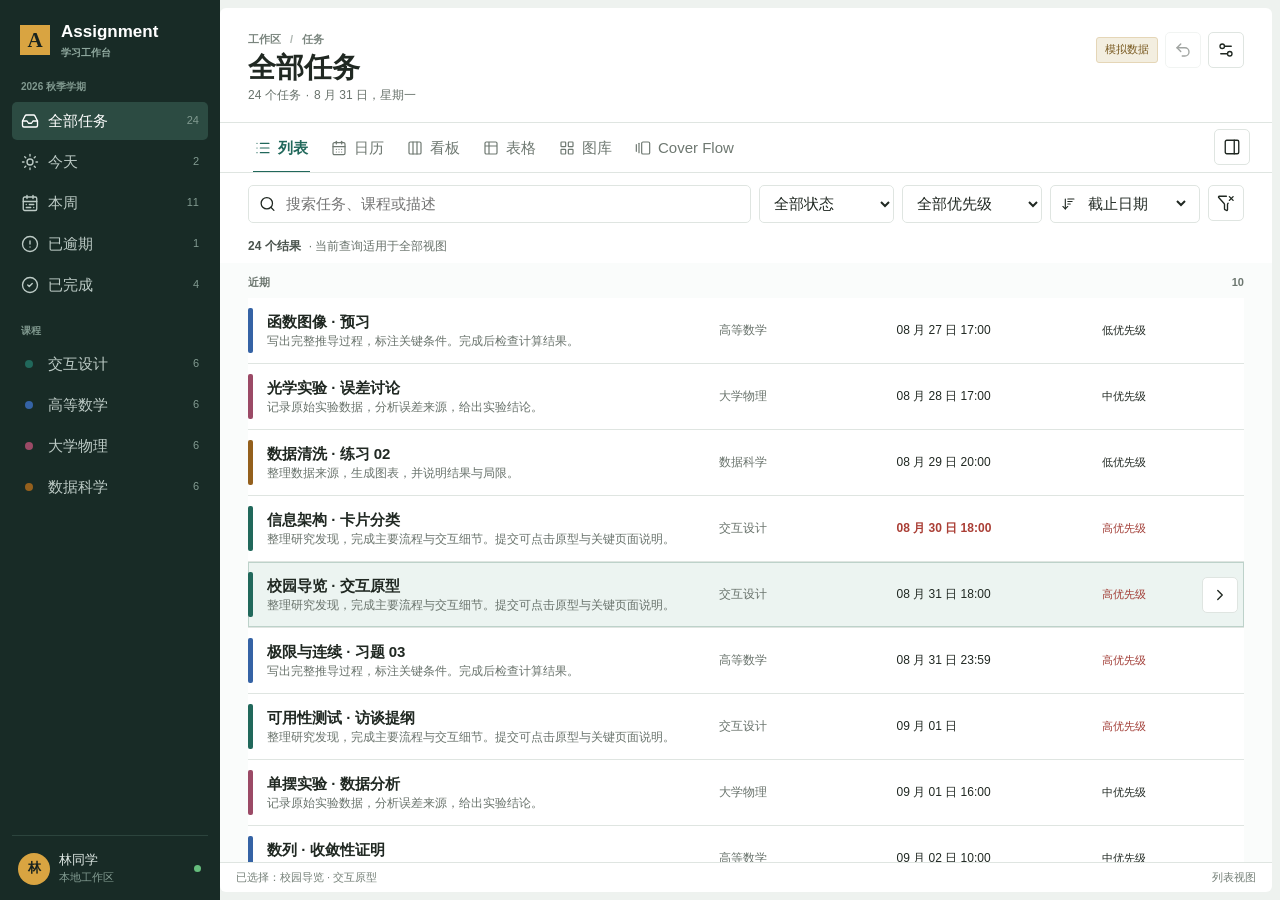
<file: prototypes/phase4-views/index.html>
<!doctype html>
<html lang="zh-CN">
<head>
  <meta charset="utf-8">
  <meta name="viewport" content="width=device-width, initial-scale=1">
  <meta name="color-scheme" content="light">
  <title>Assignment · 多视图工作台</title>
  <link rel="icon" href="data:,">
  <link rel="stylesheet" href="./style.css">
</head>
<body>
  <a class="skip-link" href="#view-panel">跳至任务</a>
  <div class="app">
    <aside class="sidebar" aria-label="工作区导航">
      <a class="brand" href="./index.html"><span class="brand-symbol">A</span><span>Assignment<span class="brand-sub">学习工作台</span></span></a>
      <div class="workspace-label">2026 秋季学期</div>
      <nav id="scope-nav" aria-label="任务范围"></nav>
      <div class="nav-heading">课程</div>
      <nav id="course-nav" aria-label="课程"></nav>
      <div class="sidebar-bottom"><span class="avatar">林</span><div>林同学<small>本地工作区</small></div><span class="local-dot" aria-label="本地"></span></div>
    </aside>
    <main class="workspace">
      <header class="workspace-header">
        <div><div class="breadcrumb">工作区 <span>/</span> 任务</div><h1 id="scope-title">全部任务</h1><div class="header-meta"><span id="total-count"></span><span class="separator">·</span><span>8 月 31 日，星期一</span></div></div>
        <div class="header-actions"><span class="sample-badge">模拟数据</span><button class="icon-button" id="undo" title="撤销上一次修改" aria-label="撤销上一次修改" disabled><i data-lucide="undo-2"></i></button><button class="icon-button" id="settings-open" title="显示设置" aria-label="显示设置"><i data-lucide="settings-2"></i></button></div>
      </header>
      <div class="viewbar"><div id="view-tabs" role="tablist" aria-label="任务视图"></div><button id="detail-toggle" class="icon-button" aria-label="显示任务详情" title="显示任务详情" aria-pressed="false"><i data-lucide="panel-right"></i></button></div>
      <form class="querybar" id="query-form" role="search">
        <label class="search-field"><i data-lucide="search"></i><input id="search" type="search" placeholder="搜索任务、课程或描述" aria-label="搜索任务、课程或描述" autocomplete="off"></label>
        <label class="sr-only" for="status-filter">状态筛选</label><select id="status-filter"><option value="all">全部状态</option><option value="todo">未开始</option><option value="in_progress">进行中</option><option value="done">已完成</option></select>
        <label class="sr-only" for="priority-filter">优先级筛选</label><select id="priority-filter"><option value="all">全部优先级</option><option value="high">高优先级</option><option value="medium">中优先级</option><option value="low">低优先级</option></select>
        <label class="sort-control"><i data-lucide="arrow-down-wide-narrow"></i><select id="sort" aria-label="排序"><option value="due">截止日期</option><option value="priority">优先级</option></select></label>
        <button type="button" class="icon-button" id="clear" title="清除筛选与搜索" aria-label="清除筛选与搜索"><i data-lucide="filter-x"></i></button>
      </form>
      <div class="results-strip"><span id="result-count" role="status"></span><span id="query-summary"></span><button id="reveal-selection" class="text-button" hidden>定位所选任务</button></div>
      <div class="work-area"><section id="view-panel" role="tabpanel" tabindex="0"></section><aside id="inspector" aria-label="任务详情" hidden></aside></div>
      <footer class="workspace-footer"><span id="selection-status">未选择任务</span><span id="render-status"></span></footer>
    </main>
  </div>
  <dialog id="settings-dialog" aria-labelledby="settings-title">
    <div class="dialog-heading"><h2 id="settings-title">显示设置</h2><button class="icon-button" id="settings-close" aria-label="关闭显示设置" title="关闭"><i data-lucide="x"></i></button></div>
    <label class="setting-row">减少动态效果<input type="checkbox" id="reduce-motion"></label>
    <p class="setting-note" id="motion-status"></p>
    <label class="setting-row">任务字段<select id="display-mode"><option value="professional">专业</option><option value="simple">简洁</option></select></label>
    <label class="setting-row">样本规模<select id="dataset-size"><option value="24">24 条</option><option value="10000">10,000 条</option></select></label>
    <button class="secondary-button" id="reset-demo"><i data-lucide="rotate-ccw"></i>重置模拟数据</button>
  </dialog>
  <div id="live" class="sr-only" aria-live="polite" aria-atomic="true"></div>
  <div id="toast" role="status" hidden></div>
  <script src="./vendor/lucide.min.js"></script>
  <script type="module" src="./app.js"></script>
</body>
</html>
</file>
<file: prototypes/phase4-views/style.css>
:root{--ink:#202822;--muted:#68726b;--line:#dfe5e1;--soft:#f3f6f4;--paper:#fff;--green:#21685b;--green-soft:#e5f0ec;--blue:#3563a5;--rose:#9b4a66;--amber:#94601d;--danger:#aa3e35;--shadow:0 12px 35px rgba(30,43,35,.11);--sidebar:220px;--inspector:318px;font-family:"Segoe UI Variable Text","Microsoft YaHei UI","PingFang SC",sans-serif;color:var(--ink);background:#eef2ef;font-size:15px;line-height:1.45}
*{box-sizing:border-box}body{margin:0;min-width:320px;background:#eef2ef}button,input,select{font:inherit;color:inherit;letter-spacing:0}button,select{cursor:pointer}button:disabled{cursor:not-allowed;opacity:.42}svg{width:18px;height:18px;stroke-width:1.8}.sr-only{position:absolute;width:1px;height:1px;padding:0;margin:-1px;overflow:hidden;clip:rect(0,0,0,0);white-space:nowrap;border:0}.skip-link{position:fixed;left:12px;top:-60px;z-index:50;padding:9px 14px;background:var(--ink);color:#fff}.skip-link:focus{top:12px}
.app{height:100vh;display:grid;grid-template-columns:var(--sidebar) minmax(0,1fr);overflow:hidden}.sidebar{background:#182b26;color:#dfe8e4;display:flex;flex-direction:column;padding:18px 12px 12px;min-height:0}.brand{color:#fff;text-decoration:none;display:flex;align-items:center;gap:11px;font-size:17px;font-weight:650;padding:2px 8px 20px}.brand-symbol{display:grid;place-items:center;width:30px;height:30px;background:#d9a441;color:#19241f;font-family:Georgia,serif;font-size:21px}.brand-sub{display:block;font-size:10px;text-transform:uppercase;color:#91aaa0;font-weight:600;margin-top:1px}.workspace-label,.nav-heading{padding:0 9px 7px;color:#80998f;text-transform:uppercase;font-size:10px;font-weight:700}.nav-heading{margin-top:20px}.sidebar nav{display:grid;gap:3px}.nav-item{border:0;background:transparent;color:#bdcbc6;border-radius:5px;padding:8px 9px;display:grid;grid-template-columns:18px 1fr auto;align-items:center;gap:9px;text-align:left;min-height:38px}.nav-item:hover{background:#223b34;color:#fff}.nav-item[aria-current=true]{background:#2c4b42;color:#fff}.nav-item .count{font-size:11px;color:#829b91}.nav-item .course-dot{width:8px;height:8px;border-radius:50%;margin-left:4px}.sidebar-bottom{margin-top:auto;border-top:1px solid #2c443d;padding:15px 6px 2px;display:grid;grid-template-columns:32px 1fr 8px;align-items:center;gap:9px;font-size:13px}.sidebar-bottom small{display:block;color:#849d93}.avatar{width:32px;height:32px;border-radius:50%;display:grid;place-items:center;background:#d9a441;color:#17221e;font-weight:700}.local-dot{width:7px;height:7px;border-radius:50%;background:#65bd7c}
.workspace{min-width:0;display:grid;grid-template-rows:auto auto auto auto minmax(0,1fr) auto;background:var(--paper);margin:8px 8px 8px 0;border-radius:6px;overflow:hidden}.workspace-header{display:flex;align-items:flex-start;justify-content:space-between;padding:24px 28px 17px;border-bottom:1px solid var(--line)}.breadcrumb{font-size:11px;text-transform:uppercase;font-weight:700;color:#7a857e}.breadcrumb span{padding:0 6px;color:#adb5b0}.workspace h1{font-size:28px;line-height:1.15;margin:4px 0 3px;letter-spacing:0}.header-meta{font-size:12px;color:var(--muted)}.separator{padding:0 5px}.header-actions{display:flex;align-items:center;gap:7px}.sample-badge{font-size:11px;background:#f3eee0;color:#795a21;border:1px solid #e5d6b7;padding:4px 8px;border-radius:3px}.icon-button{display:inline-grid;place-items:center;width:36px;height:36px;border:1px solid var(--line);background:var(--paper);border-radius:5px;padding:0}.icon-button:hover{background:var(--soft);border-color:#cdd6d0}.icon-button[aria-pressed=true]{background:var(--green-soft);border-color:#afcbbf;color:var(--green)}
.viewbar{height:50px;display:flex;justify-content:space-between;border-bottom:1px solid var(--line);padding:0 22px 0 25px}.viewbar [role=tablist]{display:flex;gap:3px;min-width:0;overflow-x:auto}.view-tab{position:relative;min-width:72px;height:50px;border:0;background:transparent;color:#6e7871;display:flex;align-items:center;justify-content:center;gap:7px;padding:0 10px;white-space:nowrap}.view-tab svg{width:16px}.view-tab:hover{color:var(--ink)}.view-tab[aria-selected=true]{color:var(--green);font-weight:650}.view-tab[aria-selected=true]::after{content:"";position:absolute;bottom:0;left:8px;right:8px;height:2px;background:var(--green)}.viewbar>.icon-button{align-self:center}
.querybar{display:grid;grid-template-columns:minmax(220px,1fr) 135px 140px 150px 36px;gap:8px;padding:12px 28px 8px}.search-field,.sort-control{display:flex;align-items:center;gap:8px;border:1px solid var(--line);background:#fff;border-radius:5px;padding:0 10px;height:38px}.search-field:focus-within,.sort-control:focus-within{border-color:#77a79a;box-shadow:0 0 0 3px rgba(33,104,91,.12)}.search-field input{border:0;outline:0;width:100%;min-width:0}.querybar select{height:38px;border:1px solid var(--line);border-radius:5px;background:#fff;padding:0 28px 0 10px;min-width:0}.sort-control select{border:0;padding:0;outline:0;width:100%;height:auto}.results-strip{height:32px;padding:0 28px;display:flex;align-items:center;gap:8px;font-size:12px;color:var(--muted)}.results-strip #result-count{font-weight:650;color:#48514b}.text-button{border:0;background:transparent;color:var(--green);padding:0;text-decoration:underline;text-underline-offset:2px}.text-button:last-child{margin-left:auto}
.work-area{min-height:0;display:grid;grid-template-columns:minmax(0,1fr)}.work-area.with-inspector{grid-template-columns:minmax(0,1fr) var(--inspector)}#view-panel{min-width:0;min-height:0;overflow:auto;outline-offset:-3px;background:#fafcfb;padding:0 28px 28px}.empty-state{height:100%;display:grid;place-items:center;text-align:center;color:var(--muted)}.empty-state svg{width:34px;height:34px}.empty-state h2{font-size:17px;color:var(--ink);margin:10px 0 3px}.empty-state p{margin:0}.workspace-footer{height:30px;border-top:1px solid var(--line);display:flex;align-items:center;justify-content:space-between;padding:0 16px;font-size:11px;color:#758078}
.section-label{position:sticky;top:0;z-index:2;background:#fafcfb;padding:12px 0 8px;display:flex;align-items:center;justify-content:space-between;color:#6d7770;font-size:11px;text-transform:uppercase;font-weight:700}.section-label span:last-child{font-variant-numeric:tabular-nums}.task-list{display:grid}.task-row{border-bottom:1px solid var(--line);display:grid;grid-template-columns:5px minmax(180px,1.6fr) minmax(105px,.6fr) minmax(120px,.7fr) 86px 34px;gap:14px;align-items:center;min-height:66px;background:#fff;padding:10px 8px 10px 0;cursor:pointer}.task-row:hover{background:#f7f9f8}.task-row.selected{background:#ecf4f1;box-shadow:inset 0 0 0 1px #bdd2ca}.course-marker{align-self:stretch;border-radius:2px}.task-primary{min-width:0}.task-title{font-weight:650;white-space:nowrap;overflow:hidden;text-overflow:ellipsis}.task-description{font-size:12px;color:var(--muted);white-space:nowrap;overflow:hidden;text-overflow:ellipsis}.task-course{font-size:12px;color:var(--muted)}.due{font-size:12px;font-variant-numeric:tabular-nums}.due.overdue{color:var(--danger);font-weight:650}.status-pill,.priority-pill{display:inline-flex;align-items:center;gap:6px;width:max-content;font-size:11px}.status-dot{width:7px;height:7px;border-radius:50%;background:#8a9590}.status-dot.in_progress{background:#d59a44}.status-dot.done{background:#3f886f}.priority-pill.high{color:#a13c35}.row-more{opacity:0}.task-row:hover .row-more,.task-row.selected .row-more{opacity:1}
.board{height:100%;display:grid;grid-template-columns:repeat(3,minmax(230px,1fr));gap:12px;padding-top:10px}.board-column{min-width:0;border-left:1px solid var(--line);padding-left:12px}.board-column:first-child{border:0;padding-left:0}.board-title{height:36px;display:flex;align-items:center;gap:8px;font-weight:650;font-size:13px}.board-title .count{color:var(--muted);font-weight:400}.board-cards{display:grid;gap:8px}.board-card,.gallery-card{background:#fff;border:1px solid var(--line);border-radius:6px;cursor:pointer}.board-card{padding:12px;min-height:120px}.board-card:hover,.board-card.selected,.gallery-card:hover,.gallery-card.selected{border-color:#8db3a8;box-shadow:0 0 0 2px rgba(33,104,91,.09)}.board-card .task-title{white-space:normal;margin:6px 0}.card-meta{display:flex;justify-content:space-between;align-items:center;color:var(--muted);font-size:11px;margin-top:12px}.board-more{width:100%;height:34px;border:1px dashed #ccd6d0;background:transparent;color:var(--green);border-radius:5px}
.calendar{padding-top:10px;display:grid;grid-template-rows:auto auto;gap:14px}.monthbar{display:flex;align-items:center;justify-content:space-between;height:38px}.monthbar h2{font-size:17px;margin:0}.calendar-controls{display:flex;gap:5px}.calendar-grid{display:grid;grid-template-columns:repeat(7,minmax(105px,1fr));border-top:1px solid var(--line);border-left:1px solid var(--line);min-width:735px}.weekday{height:30px;display:grid;place-items:center;border-right:1px solid var(--line);border-bottom:1px solid var(--line);font-size:10px;color:var(--muted);text-transform:uppercase}.calendar-day{min-height:128px;border-right:1px solid var(--line);border-bottom:1px solid var(--line);padding:7px;background:#fff}.calendar-day.other{background:#f5f7f6;color:#a0a8a3}.calendar-day.today{box-shadow:inset 0 3px var(--green)}.date-number{font-size:11px;font-weight:650;margin-bottom:5px}.today .date-number{color:var(--green)}.calendar-task{width:100%;border:0;border-left:3px solid var(--course);background:color-mix(in srgb,var(--course) 9%,white);padding:5px 6px;margin:2px 0;text-align:left;border-radius:2px;font-size:10px;overflow:hidden;white-space:nowrap;text-overflow:ellipsis}.calendar-task.selected{outline:2px solid var(--green);outline-offset:1px}.unscheduled{border:1px solid var(--line);background:#fff;padding:12px}.unscheduled h3{font-size:13px;margin:0 0 8px}.unscheduled-list{display:flex;gap:7px;overflow-x:auto}.unscheduled .calendar-task{width:auto;min-width:180px}
.data-table-wrap{padding-top:10px}.data-table{width:100%;border-collapse:separate;border-spacing:0;background:#fff;border:1px solid var(--line);font-size:12px;table-layout:fixed}.data-table th{text-align:left;font-size:10px;text-transform:uppercase;color:var(--muted);background:#f3f6f4;position:sticky;top:0;z-index:2}.data-table th,.data-table td{height:44px;padding:0 10px;border-bottom:1px solid var(--line);overflow:hidden;text-overflow:ellipsis;white-space:nowrap}.data-table tr:last-child td{border-bottom:0}.data-table tbody tr{cursor:pointer}.data-table tbody tr:hover,.data-table tr.selected{background:#edf5f2}.data-table th:nth-child(1){width:34px}.data-table th:nth-child(2){width:30%}.data-table th:nth-child(4){width:128px}.data-table th:nth-child(5){width:100px}.data-table th:nth-child(6){width:70px}.table-check{width:15px;height:15px;accent-color:var(--green)}
.gallery{display:grid;grid-template-columns:repeat(auto-fill,minmax(190px,1fr));gap:14px;padding-top:10px}.gallery-card{overflow:hidden}.gallery-thumb{aspect-ratio:4/3;background:#e9eeeb;overflow:hidden}.gallery-thumb img{display:block;width:100%;height:100%;object-fit:cover;object-position:top}.gallery-content{padding:11px}.gallery-content .task-title{white-space:normal;height:42px}.gallery-content .card-meta{margin-top:8px}
.cover-shell{height:100%;min-height:440px;display:grid;grid-template-rows:minmax(0,1fr) auto;padding-top:6px;overflow:hidden}.cover-stage{position:relative;min-height:360px;outline:none;touch-action:pan-y;cursor:grab}.cover-stage.dragging{cursor:grabbing}.cover-stage canvas{display:block;width:100%;height:100%}.cover-stage:focus-visible{box-shadow:inset 0 0 0 3px var(--green)}.cover-fallback{height:100%;display:flex;align-items:center;justify-content:center;gap:16px;overflow:hidden}.cover-fallback img{width:200px;aspect-ratio:4/5;object-fit:cover;border:1px solid #bac4bd;box-shadow:var(--shadow)}.cover-info{display:grid;grid-template-columns:42px minmax(0,1fr) 42px;align-items:center;gap:12px;padding:8px 12px 14px;max-width:600px;width:100%;margin:auto}.cover-caption{text-align:center;min-width:0}.cover-caption .task-title{font-size:16px}.cover-caption .task-course{margin-top:2px}.cover-nav{border:1px solid var(--line);background:#fff;border-radius:50%;width:40px;height:40px;display:grid;place-items:center}.cover-count{font-size:11px;color:var(--muted);margin-top:5px}
#inspector{border-left:1px solid var(--line);background:#fff;min-width:0;overflow:auto;padding:20px 20px 30px}.inspector-head{display:flex;justify-content:space-between;align-items:center;margin-bottom:18px}.inspector-head span{font-size:11px;color:var(--muted);text-transform:uppercase;font-weight:700}.inspector-title{font-size:21px;line-height:1.25;margin:0 0 10px;overflow-wrap:anywhere}.inspector-course{display:flex;align-items:center;gap:7px;color:var(--muted);font-size:12px}.inspector-block{border-top:1px solid var(--line);padding-top:15px;margin-top:16px}.inspector-block h3{font-size:10px;text-transform:uppercase;color:var(--muted);margin:0 0 9px}.field-grid{display:grid;grid-template-columns:92px 1fr;gap:9px;font-size:12px}.field-grid dt{color:var(--muted)}.field-grid dd{margin:0;overflow-wrap:anywhere}.progress-track{height:5px;background:#e6ebe8;border-radius:3px;margin-top:7px}.progress-track i{display:block;height:100%;background:var(--green);border-radius:3px}.subtask{display:flex;gap:8px;margin:7px 0;font-size:12px}.subtask input{accent-color:var(--green)}.inspector-actions{display:grid;grid-template-columns:1fr 1fr;gap:7px;margin-top:18px}.primary-button,.secondary-button{border:1px solid var(--line);border-radius:5px;padding:9px 12px;background:#fff;display:inline-flex;align-items:center;justify-content:center;gap:7px}.primary-button{background:var(--green);border-color:var(--green);color:#fff}
dialog{width:min(420px,calc(100vw - 30px));border:1px solid #cad4ce;border-radius:7px;padding:20px;box-shadow:var(--shadow)}dialog::backdrop{background:rgba(24,35,29,.28)}.dialog-heading{display:flex;align-items:center;justify-content:space-between}.dialog-heading h2{font-size:20px;margin:0}.setting-row{display:flex;justify-content:space-between;align-items:center;min-height:50px;border-top:1px solid var(--line);font-size:13px}.setting-row:first-of-type{margin-top:15px}.setting-note{font-size:11px;color:var(--muted);margin:-5px 0 10px}.setting-row input{width:18px;height:18px;accent-color:var(--green)}.setting-row select{border:1px solid var(--line);padding:6px 8px;border-radius:5px}#toast{position:fixed;bottom:24px;left:50%;transform:translateX(-50%);z-index:100;background:#192922;color:#fff;padding:9px 13px;border-radius:4px;font-size:12px;box-shadow:var(--shadow)}
:focus-visible{outline:3px solid #2a7a69;outline-offset:2px}@media(max-width:1050px){:root{--sidebar:190px;--inspector:290px}.querybar{grid-template-columns:minmax(190px,1fr) 125px 130px 135px 36px}.task-row{grid-template-columns:5px minmax(170px,1fr) 105px 115px 34px}.task-row>.priority-pill{display:none}.gallery{grid-template-columns:repeat(auto-fill,minmax(170px,1fr))}}
@media(max-width:800px){.app{display:block;height:100dvh}.sidebar{position:fixed;left:0;right:0;bottom:0;height:58px;z-index:20;display:block;padding:0;background:#182b26}.brand,.workspace-label,.nav-heading,#course-nav,.sidebar-bottom{display:none}#scope-nav{display:grid;grid-template-columns:repeat(5,1fr);height:100%;gap:0}.nav-item{display:flex;flex-direction:column;justify-content:center;gap:1px;padding:4px;font-size:10px;min-width:0}.nav-item .count{display:none}.workspace{margin:0;border-radius:0;height:calc(100dvh - 58px)}.workspace-header{padding:14px 16px 11px}.workspace h1{font-size:23px}.breadcrumb,.header-meta .separator,.header-meta span:last-child,.sample-badge{display:none}.viewbar{padding:0 10px 0 8px}.view-tab{min-width:50px;font-size:0;padding:0 8px}.view-tab svg{width:19px;height:19px}.querybar{padding:9px 12px 5px;grid-template-columns:minmax(0,1fr) 40px 40px 40px}.querybar>select{width:40px;color:transparent;padding:0;background-position:center}.querybar>#status-filter{background:#fff}.sort-control{width:40px;padding:0;justify-content:center}.sort-control select{position:absolute;opacity:0;width:38px;height:38px}.querybar>#priority-filter{display:none}.results-strip{padding:0 13px}.results-strip #query-summary{display:none}#view-panel{padding:0 12px 18px}.work-area.with-inspector{grid-template-columns:minmax(0,1fr)}#inspector{position:fixed;z-index:30;inset:0;background:#fff;border:0;padding:18px}.task-row{grid-template-columns:4px minmax(0,1fr) 94px 28px;gap:9px}.task-row>.task-course,.task-row>.priority-pill{display:none}.task-description{max-width:100%}.board{grid-template-columns:repeat(3,minmax(255px,1fr));overflow-x:auto;scroll-snap-type:x proximity}.board-column{scroll-snap-align:start}.gallery{grid-template-columns:repeat(2,minmax(0,1fr));gap:9px}.gallery-content{padding:9px}.gallery-content .task-title{font-size:13px}.calendar-grid{grid-template-columns:repeat(7,minmax(88px,1fr));min-width:616px}.calendar-day{min-height:105px;padding:4px}.calendar-task{padding:4px;font-size:9px}.cover-shell{min-height:350px}.workspace-footer{display:none}}
@media(max-width:430px){.header-actions .icon-button:first-of-type{display:none}.querybar{grid-template-columns:minmax(0,1fr) 38px 38px}.querybar>#status-filter{display:none}.gallery{grid-template-columns:repeat(2,minmax(0,1fr))}.gallery-thumb{aspect-ratio:1}.gallery-content .task-course{display:none}}
@media(prefers-reduced-motion:reduce){*,*::before,*::after{scroll-behavior:auto!important;transition-duration:.001ms!important;animation-duration:.001ms!important;animation-iteration-count:1!important}}
html.reduce-motion *,html.reduce-motion *::before,html.reduce-motion *::after{scroll-behavior:auto!important;transition-duration:.001ms!important;animation-duration:.001ms!important;animation-iteration-count:1!important}
.calendar-day{min-height:92px}
</file>
